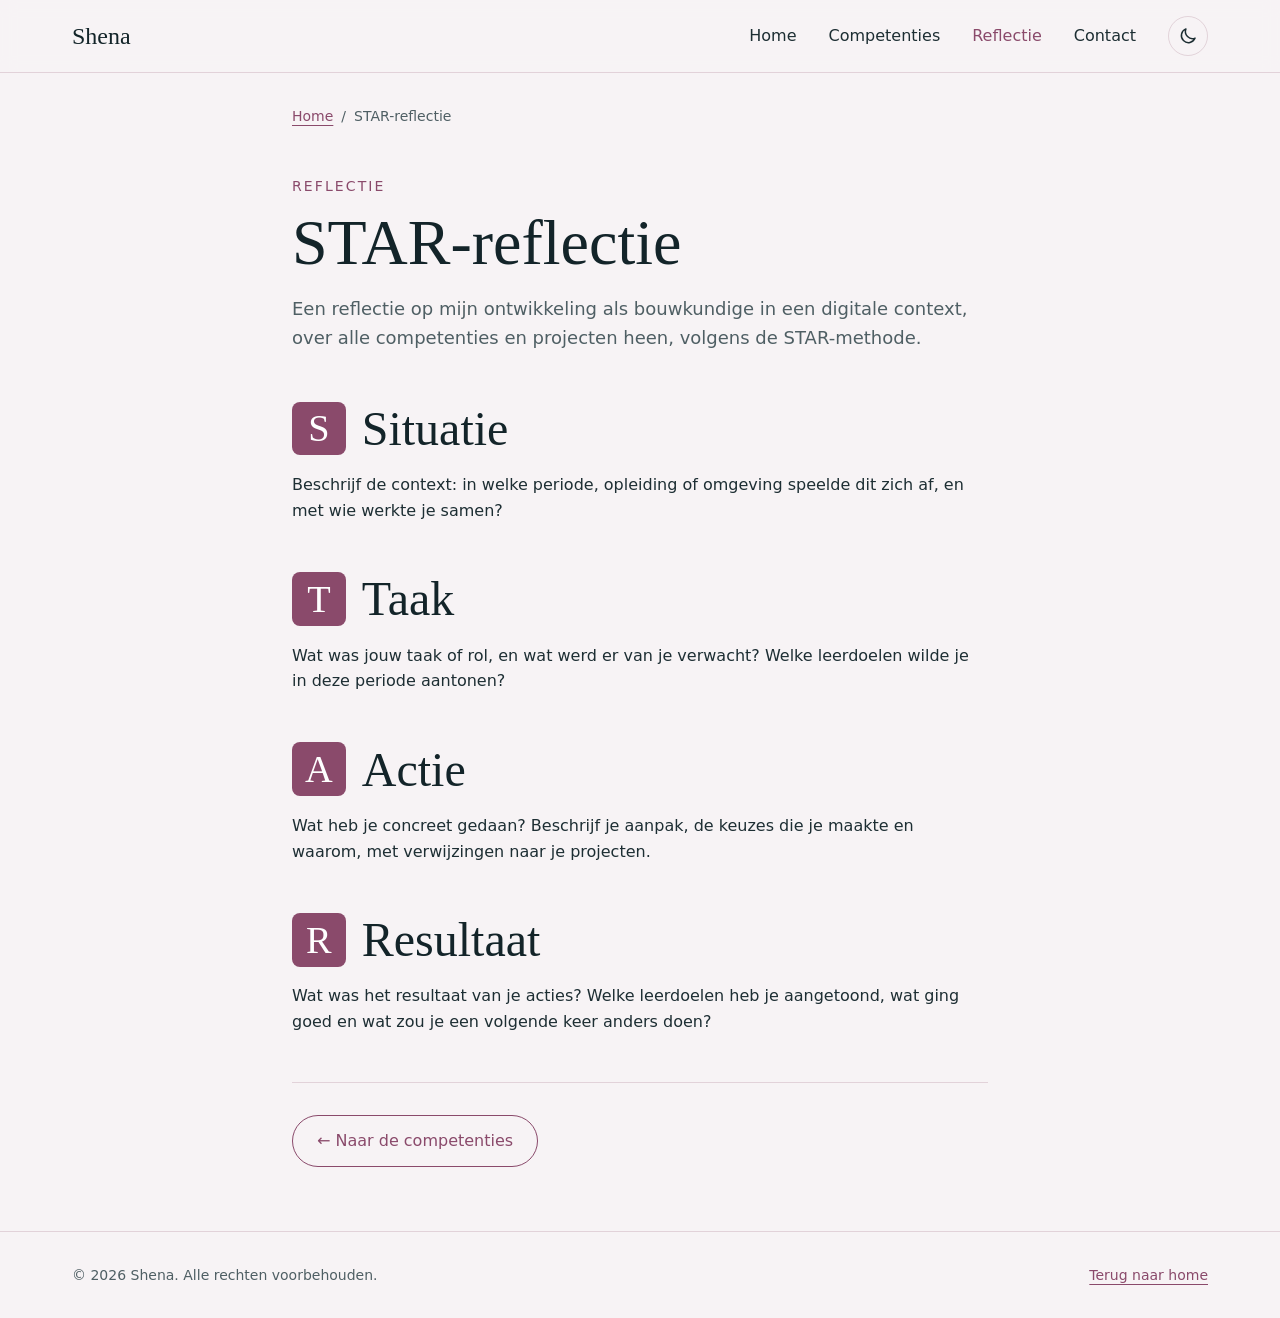
<file: reflectie.html>
<!DOCTYPE html>
<html lang="nl" class="no-js">
<head>
  <meta charset="UTF-8">
  <meta name="viewport" content="width=device-width, initial-scale=1.0">
  <title>STAR-reflectie | Shena</title>
  <meta name="description" content="Reflectie van Shena op de eigen ontwikkeling en het portfolio.">

  <link rel="stylesheet" href="css/variables.css">
  <link rel="stylesheet" href="css/base.css">
  <link rel="stylesheet" href="css/style.css">
  <script src="js/main.js" defer></script>
  <script>
    /* Apply a saved light/dark choice before the page is drawn, to avoid a flash */
    try {
      var savedTheme = localStorage.getItem("theme");
      if (savedTheme === "light" || savedTheme === "dark") document.documentElement.dataset.theme = savedTheme;
    } catch (e) {}
  </script>
</head>
<body>
  <a class="skip-link" href="#main">Direct naar de inhoud</a>

  <header class="site-header">
    <div class="container site-header__inner">
      <a class="site-header__logo" href="index.html" aria-label="Shena, terug naar home">Shena</a>

      <nav class="nav" aria-label="Hoofdmenu">
        <button class="nav__toggle" type="button" aria-expanded="false" aria-controls="nav-list">
          <span class="nav__toggle-icon" aria-hidden="true"></span>
          Menu
        </button>
        <ul class="nav__list" id="nav-list">
          <li><a class="nav__link" href="index.html#home">Home</a></li>
          <li><a class="nav__link" href="index.html#competenties">Competenties</a></li>
          <li><a class="nav__link" href="reflectie.html" aria-current="page">Reflectie</a></li>
          <li><a class="nav__link" href="index.html#contact">Contact</a></li>
        </ul>
      </nav>

      <button class="theme-toggle" type="button" aria-pressed="false" data-theme-toggle hidden>
        <svg class="theme-toggle__icon theme-toggle__icon--sun" viewBox="0 0 24 24" aria-hidden="true" focusable="false">
          <circle cx="12" cy="12" r="4.5"/>
          <path d="M12 1.5v3M12 19.5v3M1.5 12h3M19.5 12h3M4.6 4.6l2.1 2.1M17.3 17.3l2.1 2.1M4.6 19.4l2.1-2.1M17.3 6.7l2.1-2.1"/>
        </svg>
        <svg class="theme-toggle__icon theme-toggle__icon--moon" viewBox="0 0 24 24" aria-hidden="true" focusable="false">
          <path d="M20.5 14.5A8.5 8.5 0 0 1 9.5 3.5a8.5 8.5 0 1 0 11 11z"/>
        </svg>
        <span class="visually-hidden">Lichte modus</span>
      </button>
    </div>
  </header>

  <main id="main">
    <div class="container container--narrow">
      <nav class="breadcrumb" aria-label="Kruimelpad">
        <ol>
          <li><a href="index.html">Home</a></li>
          <li><span aria-current="page">STAR-reflectie</span></li>
        </ol>
      </nav>

      <header class="project-detail__header">
        <p class="section__eyebrow">Reflectie</p>
        <h1>STAR-reflectie</h1>
        <p class="project-detail__lead">Een reflectie op mijn ontwikkeling als bouwkundige in een digitale context, over alle competenties en projecten heen, volgens de STAR-methode.</p>
      </header>

      <section class="project-detail__content" aria-label="STAR-reflectie">
          <section class="star-step" aria-labelledby="reflectie-1-title">
            <h2 class="star-step__title" id="reflectie-1-title"><span class="star-step__letter" aria-hidden="true">S</span> Situatie</h2>
            <p>Beschrijf de context: in welke periode, opleiding of omgeving speelde dit zich af, en met wie werkte je samen?</p>
          </section>

          <section class="star-step" aria-labelledby="reflectie-2-title">
            <h2 class="star-step__title" id="reflectie-2-title"><span class="star-step__letter" aria-hidden="true">T</span> Taak</h2>
            <p>Wat was jouw taak of rol, en wat werd er van je verwacht? Welke leerdoelen wilde je in deze periode aantonen?</p>
          </section>

          <section class="star-step" aria-labelledby="reflectie-3-title">
            <h2 class="star-step__title" id="reflectie-3-title"><span class="star-step__letter" aria-hidden="true">A</span> Actie</h2>
            <p>Wat heb je concreet gedaan? Beschrijf je aanpak, de keuzes die je maakte en waarom, met verwijzingen naar je projecten.</p>
          </section>

          <section class="star-step" aria-labelledby="reflectie-4-title">
            <h2 class="star-step__title" id="reflectie-4-title"><span class="star-step__letter" aria-hidden="true">R</span> Resultaat</h2>
            <p>Wat was het resultaat van je acties? Welke leerdoelen heb je aangetoond, wat ging goed en wat zou je een volgende keer anders doen?</p>
          </section>
      </section>

      <nav class="project-nav" aria-label="Paginanavigatie">
        <a class="button button--outline" href="index.html#competenties">&larr; Naar de competenties</a>
      </nav>
    </div>
  </main>

  <footer class="site-footer">
    <div class="container site-footer__inner">
      <p>&copy; <span data-year>2026</span> Shena. Alle rechten voorbehouden.</p>
      <p><a href="index.html">Terug naar home</a></p>
    </div>
  </footer>
</body>
</html>
</file>
<file: css/variables.css>
/* ==========================================================================
   Design tokens
   Change values here to update the whole site.
   1rem = 10px (see html { font-size: 62.5%; } in base.css)
   ========================================================================== */

:root {
  /* ---- Colors (dark theme, the default) ----
     The light theme overrides these at the bottom of this file. */
  color-scheme: dark;
  --color-bg: #132429;
  --color-bg-elevated: #1a3138;      /* cards, header */
  --color-bg-subtle: #20393f;        /* hover states, tags */
  --color-header-bg: rgba(19, 36, 41, 0.92);
  --color-text: #f4f1f3;             /* main text */
  --color-text-muted: #b9c4c7;       /* secondary text */
  --color-heading: #ffffff;          /* headings, logo, card titles */
  --color-accent: #e0c5d3;
  --color-accent-strong: #f0dce6;    /* accent hover */
  --color-on-accent: #132429;        /* text on accent backgrounds */
  --color-border: rgba(224, 197, 211, 0.2);
  --color-focus: #e0c5d3;
  --shadow-card: 0 0.8rem 2.4rem rgba(0, 0, 0, 0.25);

  /* ---- Typography ---- */
  --font-family-base: "Segoe UI", system-ui, -apple-system, Roboto, "Helvetica Neue", Arial, sans-serif;
  --font-family-heading: Georgia, "Times New Roman", serif;

  --font-size-xs: 1.2rem;    /* 12px */
  --font-size-sm: 1.4rem;    /* 14px */
  --font-size-base: 1.6rem;  /* 16px */
  --font-size-md: 1.8rem;    /* 18px */
  --font-size-lg: 2.4rem;    /* 24px */
  --font-size-xl: 3.2rem;    /* 32px */
  --font-size-2xl: 4.8rem;   /* 48px */
  --font-size-3xl: 6.4rem;   /* 64px */

  --font-weight-regular: 400;
  --font-weight-medium: 500;
  --font-weight-bold: 700;

  --line-height-tight: 1.15;
  --line-height-base: 1.6;

  --letter-spacing-wide: 0.15em;

  /* ---- Spacing ---- */
  --space-2xs: 0.4rem;   /* 4px */
  --space-xs: 0.8rem;    /* 8px */
  --space-sm: 1.2rem;    /* 12px */
  --space-md: 1.6rem;    /* 16px */
  --space-lg: 2.4rem;    /* 24px */
  --space-xl: 3.2rem;    /* 32px */
  --space-2xl: 4.8rem;   /* 48px */
  --space-3xl: 6.4rem;   /* 64px */
  --space-4xl: 9.6rem;   /* 96px */

  /* ---- Layout ---- */
  --container-max-width: 120rem;  /* 1200px */
  --container-narrow: 76rem;      /* 760px, for reading text */
  --container-padding: var(--space-md);
  --header-height: 7.2rem;

  /* ---- Borders & radius ---- */
  --border-width: 0.1rem;
  --radius-sm: 0.4rem;
  --radius-md: 0.8rem;
  --radius-lg: 1.6rem;
  --radius-pill: 99.9rem;

  /* ---- Effects ---- */
  --transition-fast: 150ms ease;
  --transition-base: 250ms ease;
}

@media (min-width: 48em) {
  :root {
    --container-padding: var(--space-xl);
  }
}

/* ---- Light theme ----
   Used when the visitor's system is set to light (unless they chose dark with the
   theme button), or when they chose light with the button. js/main.js sets
   data-theme on <html>. Both blocks below must stay identical. */

@media (prefers-color-scheme: light) {
  :root:not([data-theme="dark"]) {
    color-scheme: light;
    --color-bg: #f7f3f5;
    --color-bg-elevated: #ffffff;
    --color-bg-subtle: #efe4ea;
    --color-header-bg: rgba(247, 243, 245, 0.92);
    --color-text: #1d2e33;
    --color-text-muted: #4f5f64;
    --color-heading: #132429;
    --color-accent: #8a4a6b;
    --color-accent-strong: #6e3754;
    --color-on-accent: #ffffff;
    --color-border: rgba(138, 74, 107, 0.2);
    --color-focus: #8a4a6b;
    --shadow-card: 0 0.8rem 2.4rem rgba(19, 36, 41, 0.12);
  }
}

:root[data-theme="light"] {
  color-scheme: light;
  --color-bg: #f7f3f5;
  --color-bg-elevated: #ffffff;
  --color-bg-subtle: #efe4ea;
  --color-header-bg: rgba(247, 243, 245, 0.92);
  --color-text: #1d2e33;
  --color-text-muted: #4f5f64;
  --color-heading: #132429;
  --color-accent: #8a4a6b;
  --color-accent-strong: #6e3754;
  --color-on-accent: #ffffff;
  --color-border: rgba(138, 74, 107, 0.2);
  --color-focus: #8a4a6b;
  --shadow-card: 0 0.8rem 2.4rem rgba(19, 36, 41, 0.12);
}
</file>
<file: css/base.css>
/* ==========================================================================
   Base: reset, typography, global elements
   ========================================================================== */

*,
*::before,
*::after {
  box-sizing: border-box;
}

html {
  font-size: 62.5%; /* 1rem = 10px */
  scroll-behavior: smooth;
  scroll-padding-top: var(--header-height);
}

@media (prefers-reduced-motion: reduce) {
  html {
    scroll-behavior: auto;
  }

  *,
  *::before,
  *::after {
    animation-duration: 0.01ms !important;
    transition-duration: 0.01ms !important;
  }
}

body {
  margin: 0;
  min-height: 100vh;
  display: flex;
  flex-direction: column;
  background-color: var(--color-bg);
  color: var(--color-text);
  font-family: var(--font-family-base);
  font-size: var(--font-size-base);
  line-height: var(--line-height-base);
  -webkit-font-smoothing: antialiased;
}

main {
  flex: 1;
}

h1,
h2,
h3,
h4 {
  margin: 0 0 var(--space-md);
  font-family: var(--font-family-heading);
  font-weight: var(--font-weight-regular);
  line-height: var(--line-height-tight);
  color: var(--color-heading);
}

h1 { font-size: var(--font-size-2xl); }
h2 { font-size: var(--font-size-xl); }
h3 { font-size: var(--font-size-lg); }

@media (min-width: 48em) {
  h1 { font-size: var(--font-size-3xl); }
  h2 { font-size: var(--font-size-2xl); }
}

p {
  margin: 0 0 var(--space-md);
}

ul,
ol {
  margin: 0;
  padding: 0;
}

address {
  font-style: normal;
}

img {
  display: block;
  max-width: 100%;
  height: auto;
}

a {
  color: var(--color-accent);
  text-underline-offset: 0.3em;
  transition: color var(--transition-fast);
}

a:hover {
  color: var(--color-accent-strong);
}

:focus-visible {
  outline: 0.3rem solid var(--color-focus);
  outline-offset: 0.3rem;
  border-radius: var(--radius-sm);
}

::selection {
  background-color: var(--color-accent);
  color: var(--color-on-accent);
}

/* ---- Accessibility helpers ---- */

.visually-hidden {
  position: absolute;
  width: 0.1rem;
  height: 0.1rem;
  padding: 0;
  margin: -0.1rem;
  overflow: hidden;
  clip: rect(0, 0, 0, 0);
  white-space: nowrap;
  border: 0;
}

.skip-link {
  position: absolute;
  top: var(--space-xs);
  left: var(--space-xs);
  z-index: 100;
  padding: var(--space-xs) var(--space-md);
  background-color: var(--color-accent);
  color: var(--color-on-accent);
  font-weight: var(--font-weight-bold);
  border-radius: var(--radius-sm);
  transform: translateY(-200%);
  transition: transform var(--transition-fast);
}

.skip-link:focus {
  transform: translateY(0);
  color: var(--color-on-accent);
}
</file>
<file: css/style.css>
/* ==========================================================================
   Layout & components
   ========================================================================== */

/* ---- Layout helpers ---- */

.container {
  width: 100%;
  max-width: var(--container-max-width);
  margin-inline: auto;
  padding-inline: var(--container-padding);
}

.container--narrow {
  max-width: var(--container-narrow);
}

.section {
  padding-block: var(--space-3xl);
}

@media (min-width: 48em) {
  .section {
    padding-block: var(--space-4xl);
  }
}

.section__eyebrow {
  margin-bottom: var(--space-xs);
  color: var(--color-accent);
  font-size: var(--font-size-sm);
  font-weight: var(--font-weight-medium);
  letter-spacing: var(--letter-spacing-wide);
  text-transform: uppercase;
}

.section__intro {
  max-width: 60ch;
  margin-bottom: var(--space-2xl);
  color: var(--color-text-muted);
  font-size: var(--font-size-md);
}

/* ---- Buttons ---- */

.button {
  display: inline-flex;
  align-items: center;
  gap: var(--space-xs);
  padding: var(--space-sm) var(--space-lg);
  border: var(--border-width) solid var(--color-accent);
  border-radius: var(--radius-pill);
  font-size: var(--font-size-base);
  font-weight: var(--font-weight-medium);
  text-decoration: none;
  transition: background-color var(--transition-fast), color var(--transition-fast);
}

.button--primary {
  background-color: var(--color-accent);
  color: var(--color-on-accent);
}

.button--primary:hover {
  background-color: var(--color-accent-strong);
  color: var(--color-on-accent);
}

.button--outline {
  background-color: transparent;
  color: var(--color-accent);
}

.button--outline:hover {
  background-color: var(--color-accent);
  color: var(--color-on-accent);
}

/* ---- Header & navigation ---- */

.site-header {
  position: sticky;
  top: 0;
  z-index: 50;
  background-color: var(--color-header-bg);
  backdrop-filter: blur(0.8rem);
  border-bottom: var(--border-width) solid var(--color-border);
}

.site-header__inner {
  display: flex;
  align-items: center;
  justify-content: space-between;
  min-height: var(--header-height);
}

.site-header__logo {
  font-family: var(--font-family-heading);
  font-size: var(--font-size-lg);
  color: var(--color-heading);
  text-decoration: none;
}

.site-header__logo:hover {
  color: var(--color-accent);
}

.nav__toggle {
  display: inline-flex;
  align-items: center;
  gap: var(--space-xs);
  padding: var(--space-xs) var(--space-sm);
  background: none;
  border: var(--border-width) solid var(--color-border);
  border-radius: var(--radius-sm);
  color: var(--color-text);
  font: inherit;
  font-size: var(--font-size-sm);
  cursor: pointer;
}

.nav__toggle-icon,
.nav__toggle-icon::before,
.nav__toggle-icon::after {
  display: block;
  width: 1.8rem;
  height: 0.2rem;
  background-color: currentColor;
  transition: transform var(--transition-base);
}

.nav__toggle-icon {
  position: relative;
}

.nav__toggle-icon::before,
.nav__toggle-icon::after {
  content: "";
  position: absolute;
  left: 0;
}

.nav__toggle-icon::before { top: -0.6rem; }
.nav__toggle-icon::after { top: 0.6rem; }

.nav__toggle[aria-expanded="true"] .nav__toggle-icon {
  background-color: transparent;
}

.nav__toggle[aria-expanded="true"] .nav__toggle-icon::before {
  transform: translateY(0.6rem) rotate(45deg);
}

.nav__toggle[aria-expanded="true"] .nav__toggle-icon::after {
  transform: translateY(-0.6rem) rotate(-45deg);
}

.nav__list {
  position: absolute;
  top: 100%;
  left: 0;
  right: 0;
  display: none;
  flex-direction: column;
  padding: var(--space-md) var(--container-padding) var(--space-lg);
  background-color: var(--color-bg);
  border-bottom: var(--border-width) solid var(--color-border);
  list-style: none;
}

.nav__list.is-open {
  display: flex;
}

.nav__link {
  display: block;
  padding: var(--space-sm) 0;
  color: var(--color-text);
  font-size: var(--font-size-md);
  text-decoration: none;
}

.nav__link:hover,
.nav__link[aria-current="page"] {
  color: var(--color-accent);
}

/* Without JS the toggle is hidden and the menu is always visible */
.no-js .nav__toggle {
  display: none;
}

.no-js .nav__list {
  position: static;
  display: flex;
  flex-direction: row;
  gap: var(--space-md);
  padding: 0;
  border: 0;
}

@media (min-width: 48em) {
  .nav__toggle {
    display: none;
  }

  .nav__list,
  .no-js .nav__list {
    position: static;
    display: flex;
    flex-direction: row;
    gap: var(--space-xl);
    padding: 0;
    background: none;
    border: 0;
  }

  .nav__link {
    padding: var(--space-xs) 0;
    font-size: var(--font-size-base);
  }
}

/* ---- Light/dark theme toggle ---- */

.nav {
  margin-left: auto;
}

.theme-toggle {
  display: grid;
  place-items: center;
  flex-shrink: 0;
  width: 4rem;
  height: 4rem;
  margin-left: var(--space-sm);
  padding: 0;
  background: none;
  border: var(--border-width) solid var(--color-border);
  border-radius: var(--radius-pill);
  color: var(--color-text);
  cursor: pointer;
  transition: border-color var(--transition-fast), color var(--transition-fast);
}

.theme-toggle[hidden] {
  display: none;
}

.theme-toggle:hover {
  border-color: var(--color-accent);
  color: var(--color-accent);
}

.theme-toggle__icon {
  width: 2rem;
  height: 2rem;
  fill: none;
  stroke: currentColor;
  stroke-width: 1.8;
  stroke-linecap: round;
  stroke-linejoin: round;
}

/* Dark theme shows the sun (switch to light); light theme shows the moon */
.theme-toggle__icon--moon,
.theme-toggle[aria-pressed="true"] .theme-toggle__icon--sun {
  display: none;
}

.theme-toggle[aria-pressed="true"] .theme-toggle__icon--moon {
  display: block;
}

@media (min-width: 48em) {
  .theme-toggle {
    margin-left: var(--space-xl);
  }
}

/* ---- Hero ---- */

.hero {
  display: flex;
  align-items: center;
  min-height: calc(100vh - var(--header-height));
  padding-block: var(--space-3xl);
}

.hero__greeting {
  margin-bottom: var(--space-sm);
  color: var(--color-accent);
  font-size: var(--font-size-md);
}

.hero__title {
  max-width: 16ch;
  margin-bottom: var(--space-lg);
}

.hero__title-accent {
  color: var(--color-accent);
  font-style: italic;
}

.hero__text {
  max-width: 55ch;
  margin-bottom: var(--space-xl);
  color: var(--color-text-muted);
  font-size: var(--font-size-md);
}

.hero__actions {
  display: flex;
  flex-wrap: wrap;
  gap: var(--space-md);
}

.hero__inner {
  display: grid;
  /* minmax(0, …) stops the image's intrinsic width from widening the column */
  grid-template-columns: minmax(0, 1fr);
  gap: var(--space-2xl);
  align-items: center;
}

.hero__image {
  margin: 0;
}

.hero__image img {
  width: 100%;
  max-height: 48rem;
  aspect-ratio: 4 / 5;
  object-fit: cover;
  border-radius: var(--radius-lg);
  border: var(--border-width) solid var(--color-border);
  box-shadow: var(--shadow-card);
}

@media (min-width: 48em) {
  .hero__inner {
    grid-template-columns: minmax(0, 3fr) minmax(0, 2fr);
  }

  .hero__image img {
    max-height: none;
  }
}

/* ---- Project cards ---- */

.project-grid {
  display: grid;
  grid-template-columns: repeat(auto-fill, minmax(min(100%, 32rem), 1fr));
  gap: var(--space-xl);
  list-style: none;
}

.project-card {
  position: relative;
  display: flex;
  flex-direction: column;
  height: 100%;
  overflow: hidden;
  background-color: var(--color-bg-elevated);
  border: var(--border-width) solid var(--color-border);
  border-radius: var(--radius-lg);
  transition: transform var(--transition-base), box-shadow var(--transition-base),
    border-color var(--transition-base);
}

.project-card:hover,
.project-card:focus-within {
  transform: translateY(-0.4rem);
  border-color: var(--color-accent);
  box-shadow: var(--shadow-card);
}

.project-card__media {
  aspect-ratio: 16 / 10;
  background: linear-gradient(135deg, var(--color-bg-subtle), var(--color-accent));
}

.project-card__media img {
  width: 100%;
  height: 100%;
  object-fit: cover;
}

.project-card__body {
  display: flex;
  flex-direction: column;
  flex: 1;
  padding: var(--space-lg);
}

.project-card__title {
  margin-bottom: var(--space-xs);
}

.project-card__description {
  flex: 1;
  color: var(--color-text-muted);
}

/* Makes the whole card clickable while keeping one accessible link */
.project-card__link {
  color: var(--color-heading);
  text-decoration: none;
}

.project-card__link::after {
  content: "";
  position: absolute;
  inset: 0;
}

.project-card__link:focus-visible {
  outline: none;
}

.project-card:has(.project-card__link:focus-visible) {
  outline: 0.3rem solid var(--color-focus);
  outline-offset: 0.3rem;
}

.project-card__cta {
  margin: var(--space-md) 0 0;
  color: var(--color-accent);
  font-weight: var(--font-weight-medium);
}

/* ---- Theme cards (home page) ---- */

.theme-grid {
  grid-template-columns: repeat(auto-fill, minmax(min(100%, 26rem), 1fr));
}

.theme-card {
  border-top: 0.4rem solid var(--color-accent);
}

.theme-card__number {
  margin-bottom: var(--space-md);
  color: var(--color-accent);
  font-family: var(--font-family-heading);
  font-size: var(--font-size-xl);
  line-height: 1;
}

.theme-card__label {
  margin-bottom: var(--space-2xs);
  color: var(--color-accent);
  font-size: var(--font-size-sm);
  font-weight: var(--font-weight-medium);
  letter-spacing: var(--letter-spacing-wide);
  text-transform: uppercase;
}

.theme-card__count {
  margin: var(--space-md) 0 0;
  color: var(--color-text-muted);
  font-size: var(--font-size-sm);
  letter-spacing: var(--letter-spacing-wide);
  text-transform: uppercase;
}

/* ---- Theme overview page ---- */

.theme-header {
  padding-block: var(--space-2xl) 0;
}

.leerdoelen,
.competentie-projects {
  margin-top: var(--space-2xl);
}

.leerdoelen h2,
.competentie-projects h2 {
  margin-bottom: var(--space-lg);
}

.competentie-diagram {
  margin-top: var(--space-xl);
}

/* ---- Leerdoelen (competentie and project pages) ---- */

.leerdoel-list {
  display: grid;
  gap: var(--space-sm);
  max-width: 80ch;
  padding: 0;
  list-style: none;
}

.project-detail__content .leerdoel-list {
  padding-left: 0;
}

.leerdoel {
  display: flex;
  align-items: flex-start;
  gap: var(--space-md);
  margin: 0;
  padding: var(--space-md) var(--space-lg);
  background-color: var(--color-bg-elevated);
  border: var(--border-width) solid var(--color-border);
  border-radius: var(--radius-md);
}

.project-detail__content .leerdoel {
  margin-bottom: 0;
}

.leerdoel__code {
  flex-shrink: 0;
  min-width: 4.4rem;
  padding: var(--space-2xs) var(--space-xs);
  background-color: var(--color-bg-subtle);
  border-radius: var(--radius-sm);
  color: var(--color-accent);
  font-family: var(--font-family-heading);
  font-size: var(--font-size-md);
  line-height: var(--line-height-tight);
  text-align: center;
  text-decoration: none;
}

a.leerdoel__code:hover {
  background-color: var(--color-accent);
  color: var(--color-on-accent);
}

.leerdoel__text {
  margin: 0;
}

/* ---- Timeline slider (reflectie page) ---- */

.timeline {
  padding-top: 0;
}

.timeline__header {
  display: flex;
  flex-wrap: wrap;
  align-items: flex-end;
  justify-content: space-between;
  gap: var(--space-md);
  margin-bottom: var(--space-lg);
}

.timeline__header h2 {
  margin-bottom: var(--space-xs);
}

.timeline__intro {
  max-width: 60ch;
  margin: 0;
  color: var(--color-text-muted);
}

.timeline__controls {
  display: flex;
  gap: var(--space-xs);
}

.timeline__controls[hidden] {
  display: none;
}

.timeline__button {
  display: grid;
  place-items: center;
  width: 4.4rem;
  height: 4.4rem;
  background: none;
  border: var(--border-width) solid var(--color-accent);
  border-radius: var(--radius-pill);
  color: var(--color-accent);
  font-size: var(--font-size-md);
  cursor: pointer;
  transition: background-color var(--transition-fast), color var(--transition-fast);
}

.timeline__button:hover:not(:disabled) {
  background-color: var(--color-accent);
  color: var(--color-on-accent);
}

.timeline__button:disabled {
  opacity: 0.35;
  cursor: default;
}

.timeline__track {
  display: grid;
  grid-auto-flow: column;
  grid-auto-columns: min(85%, 30rem);
  gap: var(--space-lg);
  margin: 0;
  /* Room for the card hover lift and focus outline inside the scroll area */
  padding: var(--space-xs) var(--space-2xs) var(--space-lg);
  overflow-x: auto;
  scroll-snap-type: x mandatory;
  scroll-padding-inline: var(--space-2xs);
  list-style: none;
  scrollbar-color: var(--color-accent) transparent;
}

.timeline__item {
  position: relative;
  display: flex;
  flex-direction: column;
  padding-top: var(--space-xl);
  scroll-snap-align: start;
}

/* The line connecting the dots, running into the gap to the next item */
.timeline__item::before {
  content: "";
  position: absolute;
  top: 0.7rem;
  left: 0;
  right: calc(-1 * var(--space-lg));
  height: 0.2rem;
  background-color: var(--color-border);
}

.timeline__item:last-child::before {
  right: 0;
}

.timeline__item::after {
  content: "";
  position: absolute;
  top: 0;
  left: 0;
  width: 1.6rem;
  height: 1.6rem;
  background-color: var(--color-accent);
  border: 0.3rem solid var(--color-bg);
  border-radius: 50%;
}

.timeline__date {
  margin-bottom: var(--space-sm);
  color: var(--color-accent);
  font-size: var(--font-size-sm);
  font-weight: var(--font-weight-medium);
  letter-spacing: var(--letter-spacing-wide);
  text-transform: uppercase;
}

.timeline-card {
  flex: 1;
}

.timeline-card__progress {
  margin-top: auto;
}

.timeline-card__progress-label {
  margin-bottom: var(--space-2xs);
  color: var(--color-text-muted);
  font-size: var(--font-size-sm);
}

.progress-bar {
  height: 0.6rem;
  overflow: hidden;
  background-color: var(--color-bg-subtle);
  border-radius: var(--radius-pill);
}

.progress-bar span {
  display: block;
  height: 100%;
  background-color: var(--color-accent);
  border-radius: inherit;
}

.timeline-card__new {
  margin: var(--space-sm) 0 0;
  color: var(--color-accent);
  font-size: var(--font-size-sm);
}

/* ---- STAR-reflectie steps ---- */

.star-step__title {
  display: flex;
  align-items: center;
  gap: var(--space-md);
}

.star-step__letter {
  display: inline-grid;
  place-items: center;
  flex-shrink: 0;
  width: 1.4em;
  height: 1.4em;
  background-color: var(--color-accent);
  border-radius: var(--radius-md);
  color: var(--color-on-accent);
  font-size: 0.8em;
}

.project-card__leerdoelen {
  margin: var(--space-md) 0 0;
  color: var(--color-text-muted);
  font-size: var(--font-size-sm);
}

.theme-nav {
  margin-top: var(--space-3xl);
  padding-block: var(--space-xl) var(--space-3xl);
  border-top: var(--border-width) solid var(--color-border);
}

.theme-nav__title {
  margin-bottom: var(--space-md);
  font-size: var(--font-size-lg);
}

.theme-nav__list {
  display: flex;
  flex-wrap: wrap;
  gap: var(--space-sm);
  list-style: none;
}

/* ---- Tags ---- */

.tag-list {
  display: flex;
  flex-wrap: wrap;
  gap: var(--space-xs);
  margin-bottom: var(--space-md);
  list-style: none;
}

.tag {
  padding: var(--space-2xs) var(--space-sm);
  background-color: var(--color-bg-subtle);
  border-radius: var(--radius-pill);
  color: var(--color-accent);
  font-size: var(--font-size-xs);
  letter-spacing: 0.05em;
}

/* ---- Contact ---- */

.contact {
  background-color: var(--color-bg-elevated);
  border-top: var(--border-width) solid var(--color-border);
}

.contact__list {
  display: grid;
  grid-template-columns: repeat(auto-fit, minmax(min(100%, 24rem), 1fr));
  gap: var(--space-lg);
  list-style: none;
}

.contact__item {
  padding: var(--space-lg);
  border: var(--border-width) solid var(--color-border);
  border-radius: var(--radius-md);
}

.contact__label {
  display: block;
  margin-bottom: var(--space-2xs);
  color: var(--color-text-muted);
  font-size: var(--font-size-sm);
  letter-spacing: var(--letter-spacing-wide);
  text-transform: uppercase;
}

.contact__value {
  font-size: var(--font-size-md);
  word-break: break-word;
}

/* ---- Footer ---- */

.site-footer {
  padding-block: var(--space-xl);
  border-top: var(--border-width) solid var(--color-border);
  color: var(--color-text-muted);
  font-size: var(--font-size-sm);
}

.site-footer__inner {
  display: flex;
  flex-wrap: wrap;
  justify-content: space-between;
  gap: var(--space-md);
}

.site-footer p {
  margin: 0;
}

/* ---- Project detail page ---- */

.breadcrumb ol {
  display: flex;
  flex-wrap: wrap;
  gap: var(--space-xs);
  padding-top: var(--space-xl);
  list-style: none;
  font-size: var(--font-size-sm);
  color: var(--color-text-muted);
}

.breadcrumb li + li::before {
  content: "/";
  margin-right: var(--space-xs);
  color: var(--color-text-muted);
}

.project-detail__header {
  padding-block: var(--space-2xl) var(--space-xl);
}

.project-detail__lead {
  max-width: 60ch;
  color: var(--color-text-muted);
  font-size: var(--font-size-md);
}

.project-detail__meta {
  display: grid;
  grid-template-columns: repeat(auto-fit, minmax(min(100%, 16rem), 1fr));
  gap: var(--space-lg);
  margin: var(--space-xl) 0 0;
  padding-block: var(--space-lg);
  border-block: var(--border-width) solid var(--color-border);
}

.project-detail__meta dt {
  margin-bottom: var(--space-2xs);
  color: var(--color-accent);
  font-size: var(--font-size-xs);
  letter-spacing: var(--letter-spacing-wide);
  text-transform: uppercase;
}

.project-detail__meta dd {
  margin: 0;
}

.project-detail__image {
  margin: 0 0 var(--space-2xl);
}

.project-detail__image img {
  width: 100%;
  aspect-ratio: 16 / 9;
  object-fit: cover;
  border-radius: var(--radius-lg);
  border: var(--border-width) solid var(--color-border);
}

.project-detail__image-placeholder {
  aspect-ratio: 16 / 9;
  border-radius: var(--radius-lg);
  background: linear-gradient(135deg, var(--color-bg-subtle), var(--color-accent));
}

.project-detail__image figcaption {
  margin-top: var(--space-xs);
  color: var(--color-text-muted);
  font-size: var(--font-size-sm);
}

.project-detail__content section {
  margin-bottom: var(--space-2xl);
}

.project-detail__content ul {
  padding-left: var(--space-lg);
}

.project-detail__content li {
  margin-bottom: var(--space-xs);
}

.project-nav {
  display: flex;
  flex-wrap: wrap;
  justify-content: space-between;
  gap: var(--space-md);
  padding-block: var(--space-xl) var(--space-3xl);
  border-top: var(--border-width) solid var(--color-border);
}

/* ---- Reveal on scroll (enabled by JS) ---- */

.js .reveal {
  opacity: 0;
  transform: translateY(2rem);
  transition: opacity 600ms ease, transform 600ms ease;
}

.js .reveal.is-visible {
  opacity: 1;
  transform: none;
}
</file>
